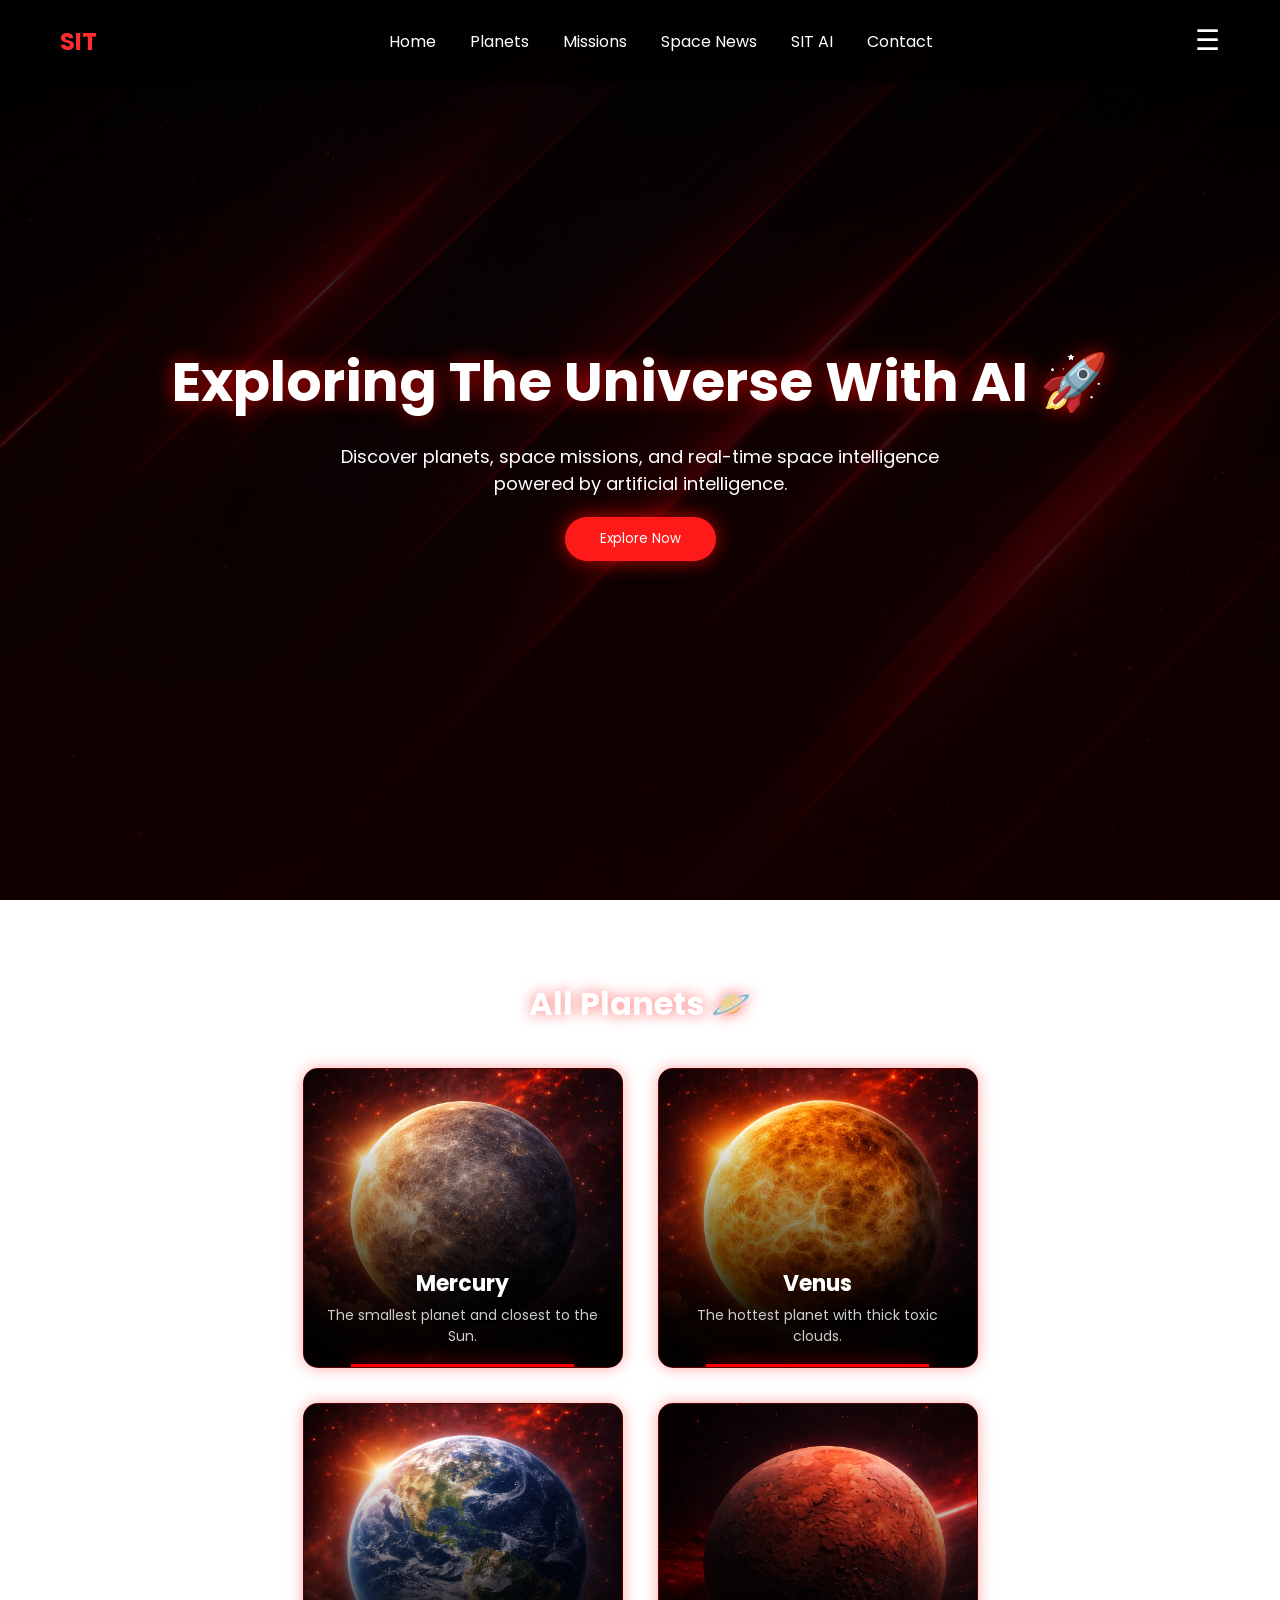
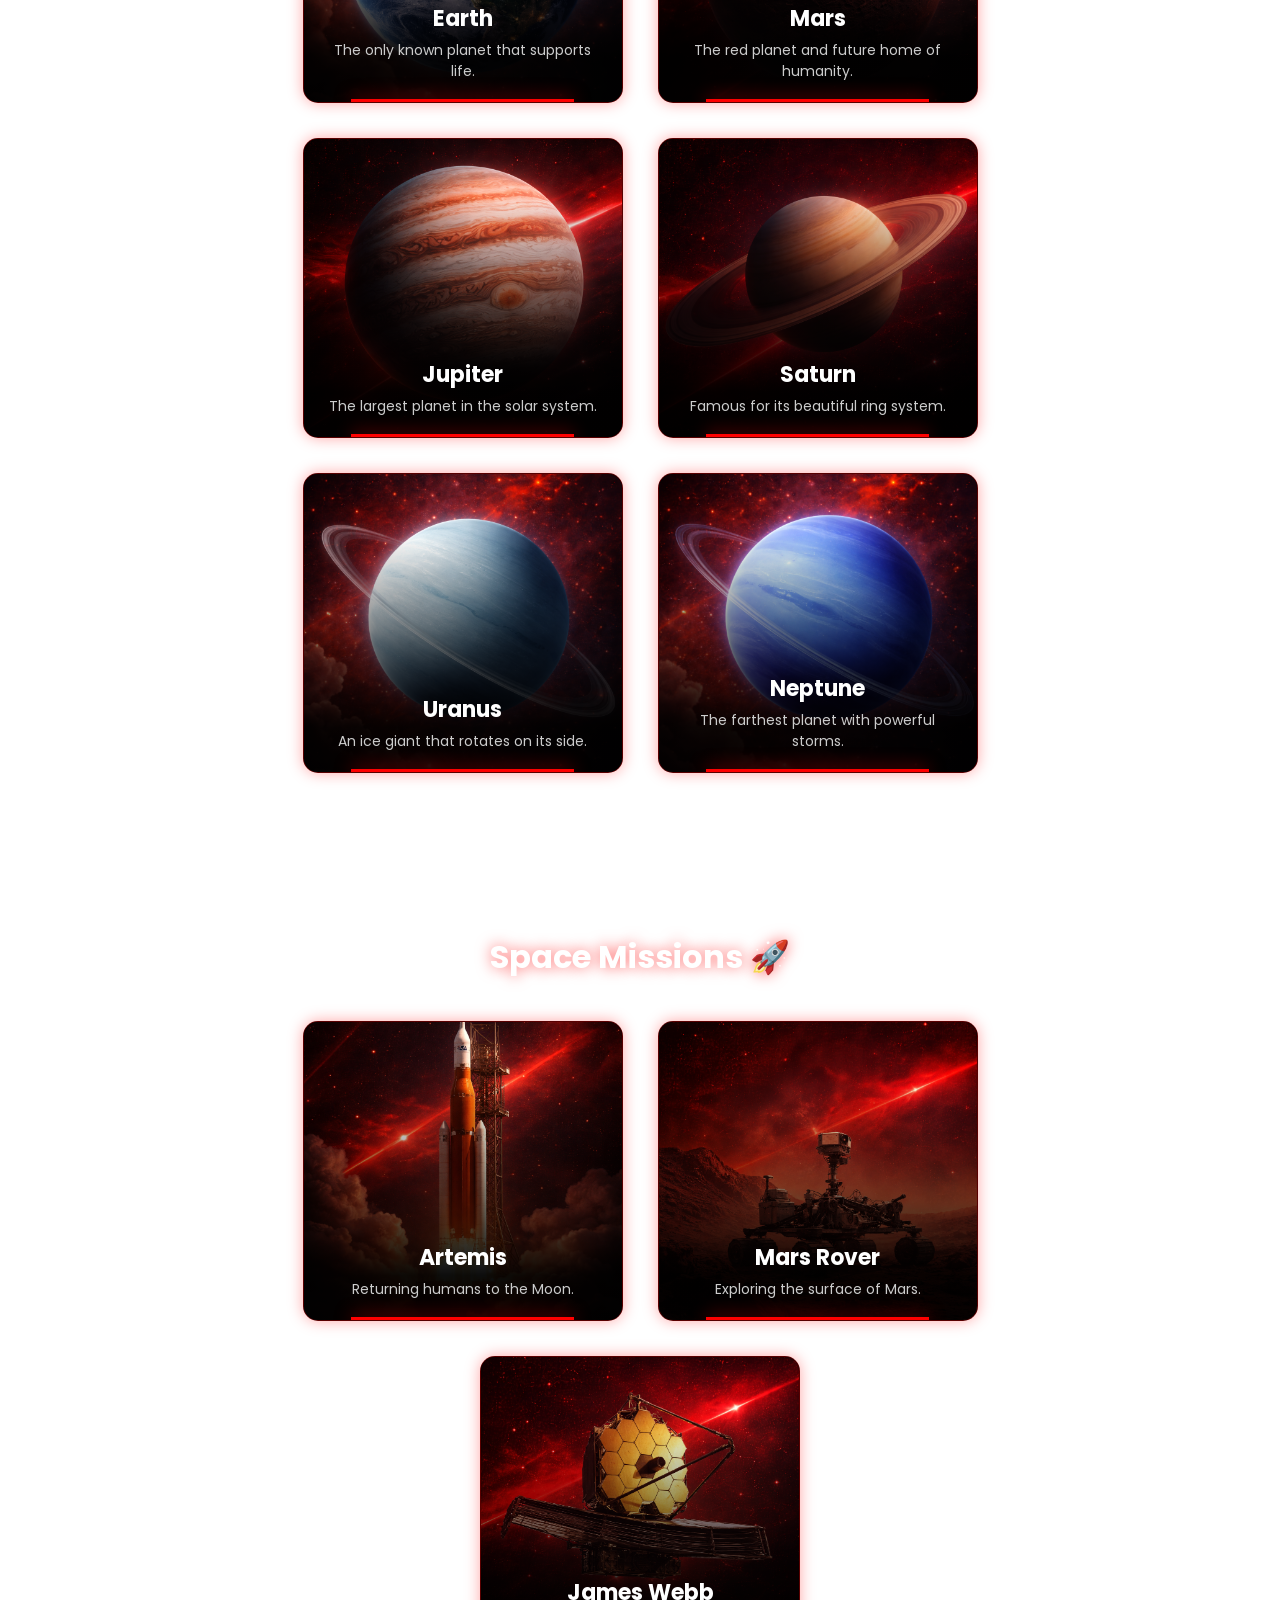
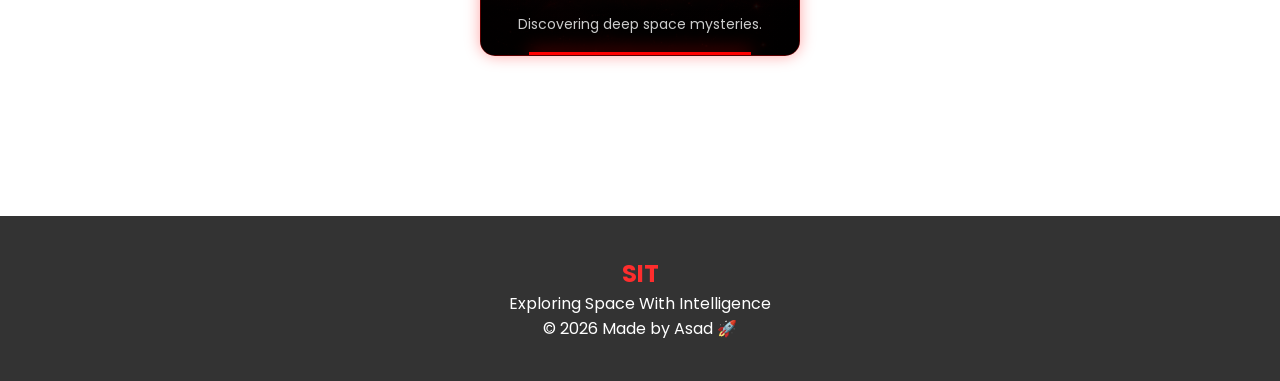
<file: index.html>
<!DOCTYPE html>
<html lang="en">
<head>
    <meta charset="UTF-8">
    <title>CosmoAI</title>
    <meta name="viewport" content="width=device-width, initial-scale=1.0">

    <link rel="stylesheet" href="index.css">
    <link href="https://fonts.googleapis.com/css2?family=Poppins:wght@300;500;700&display=swap" rel="stylesheet">
</head>

<body>

    <!-- NAVBAR -->
    <header class="navbar">
        <div class="logo">SIT</div>

        <nav class="nav-links">
            <a href="index.html">Home</a>
            <a href="planet.html">Planets</a>
            <a href="explore.html">Missions</a>
            <a href="#">Space News</a>
            <a href="#">SIT AI</a>
            <a href="#">Contact</a>
        </nav>

        <!-- MENU BUTTON -->
        <button class="menu-btn" onclick="toggleSidebar()">☰</button>
    </header>

    <!-- SIDEBAR -->
    <div id="sidebar" class="sidebar">
        <span class="close-btn" onclick="toggleSidebar()">✖</span>
        <a href="index.html">Home</a>
        <a href="planet.html">Planets</a>
        <a href="explore.html">Missions</a>
        <a href="explore.html">Explore</a>
        <a href="#">SIT AI</a>
        <a href="#">Contact</a>
    </div>

    <!-- HERO -->
    <section class="hero">
        <h1>Exploring The Universe With AI 🚀</h1>
        <p>
            Discover planets, space missions, and real-time space intelligence
            powered by artificial intelligence.
        </p>
        <a href="explore.html">
            <button class="glow-btn">Explore Now</button>
        </a>
    </section>

    <!-- PLANETS --> 
    <section class="section">
        <h2>All Planets 🪐</h2>

        <div class="cards">
            <div class="card">
                <img src="mercury.png" alt="Mercury">
                <div class="card-content">
                    <h3>Mercury</h3>
                    <p>The smallest planet and closest to the Sun.</p>
                </div>
            </div>

            <div class="card">
                <img src="venus.png" alt="Venus">
                <div class="card-content">
                    <h3>Venus</h3>
                    <p>The hottest planet with thick toxic clouds.</p>
                </div>
            </div>

            <div class="card">
                <img src="earth.png" alt="Earth">
                <div class="card-content">
                    <h3>Earth</h3>
                    <p>The only known planet that supports life.</p>
                </div>
            </div>

            <div class="card">
                <img src="mars1.png" alt="Mars">
                <div class="card-content">
                    <h3>Mars</h3>
                    <p>The red planet and future home of humanity.</p>
                </div>
            </div>

            <div class="card">
                <img src="jupiter.png" alt="Jupiter">
                <div class="card-content">
                    <h3>Jupiter</h3>
                    <p>The largest planet in the solar system.</p>
                </div>
            </div>

            <div class="card">
                <img src="saturn.png" alt="Saturn">
                <div class="card-content">
                    <h3>Saturn</h3>
                    <p>Famous for its beautiful ring system.</p>
                </div>
            </div>

            <div class="card">
                <img src="uranus.png" alt="Uranus">
                <div class="card-content">
                    <h3>Uranus</h3>
                    <p>An ice giant that rotates on its side.</p>
                </div>
            </div>

            <div class="card">
                <img src="neptune.png" alt="Neptune">
                <div class="card-content">
                    <h3>Neptune</h3>
                    <p>The farthest planet with powerful storms.</p>
                </div>
            </div>
        </div>
    </section> 

    <!-- MISSIONS --> 
    <section class="section"> 
        <h2>Space Missions 🚀</h2> 
        <div class="cards"> 
            <div class="card"> 
                <img src="aretemis1.png" alt="Artemis Mission"> 
                <div class="card-content"> 
                    <h3>Artemis</h3> 
                    <p>Returning humans to the Moon.</p> 
                </div> 
            </div> 
            <div class="card"> 
                <img src="mars-rover.png" alt="Mars Rover"> 
                <div class="card-content"> 
                    <h3>Mars Rover</h3> 
                    <p>Exploring the surface of Mars.</p> 
                </div> 
            </div> 
            <div class="card"> 
                <img src="webb.png" alt="James Webb Telescope"> 
                <div class="card-content"> 
                    <h3>James Webb</h3> 
                    <p>Discovering deep space mysteries.</p> 
                </div> 
            </div> 
        </div> 
    </section>

    <footer>
        <h2>SIT</h2>
        <p>Exploring Space With Intelligence</p>
        <p>© 2026 Made by Asad 🚀</p>
    </footer>

    <script src="index.js"></script>

</body>
</html>
</file>
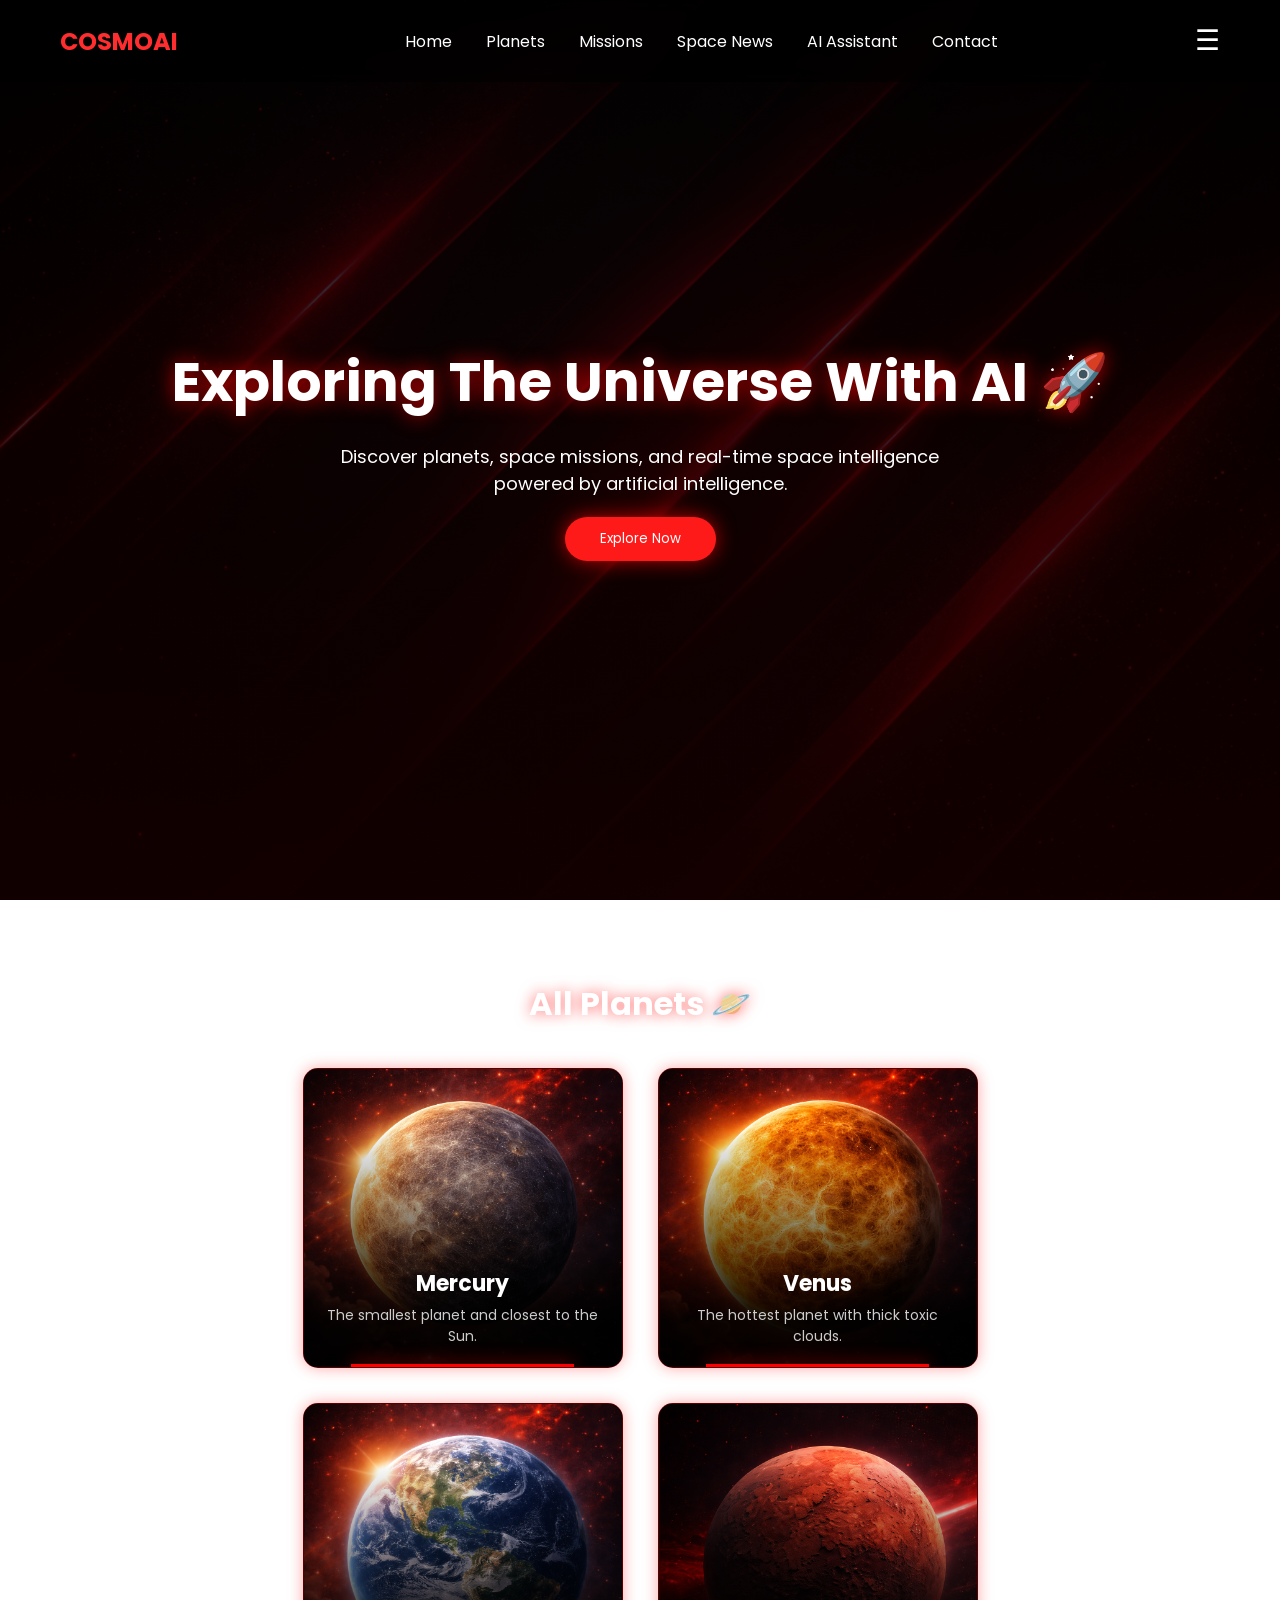
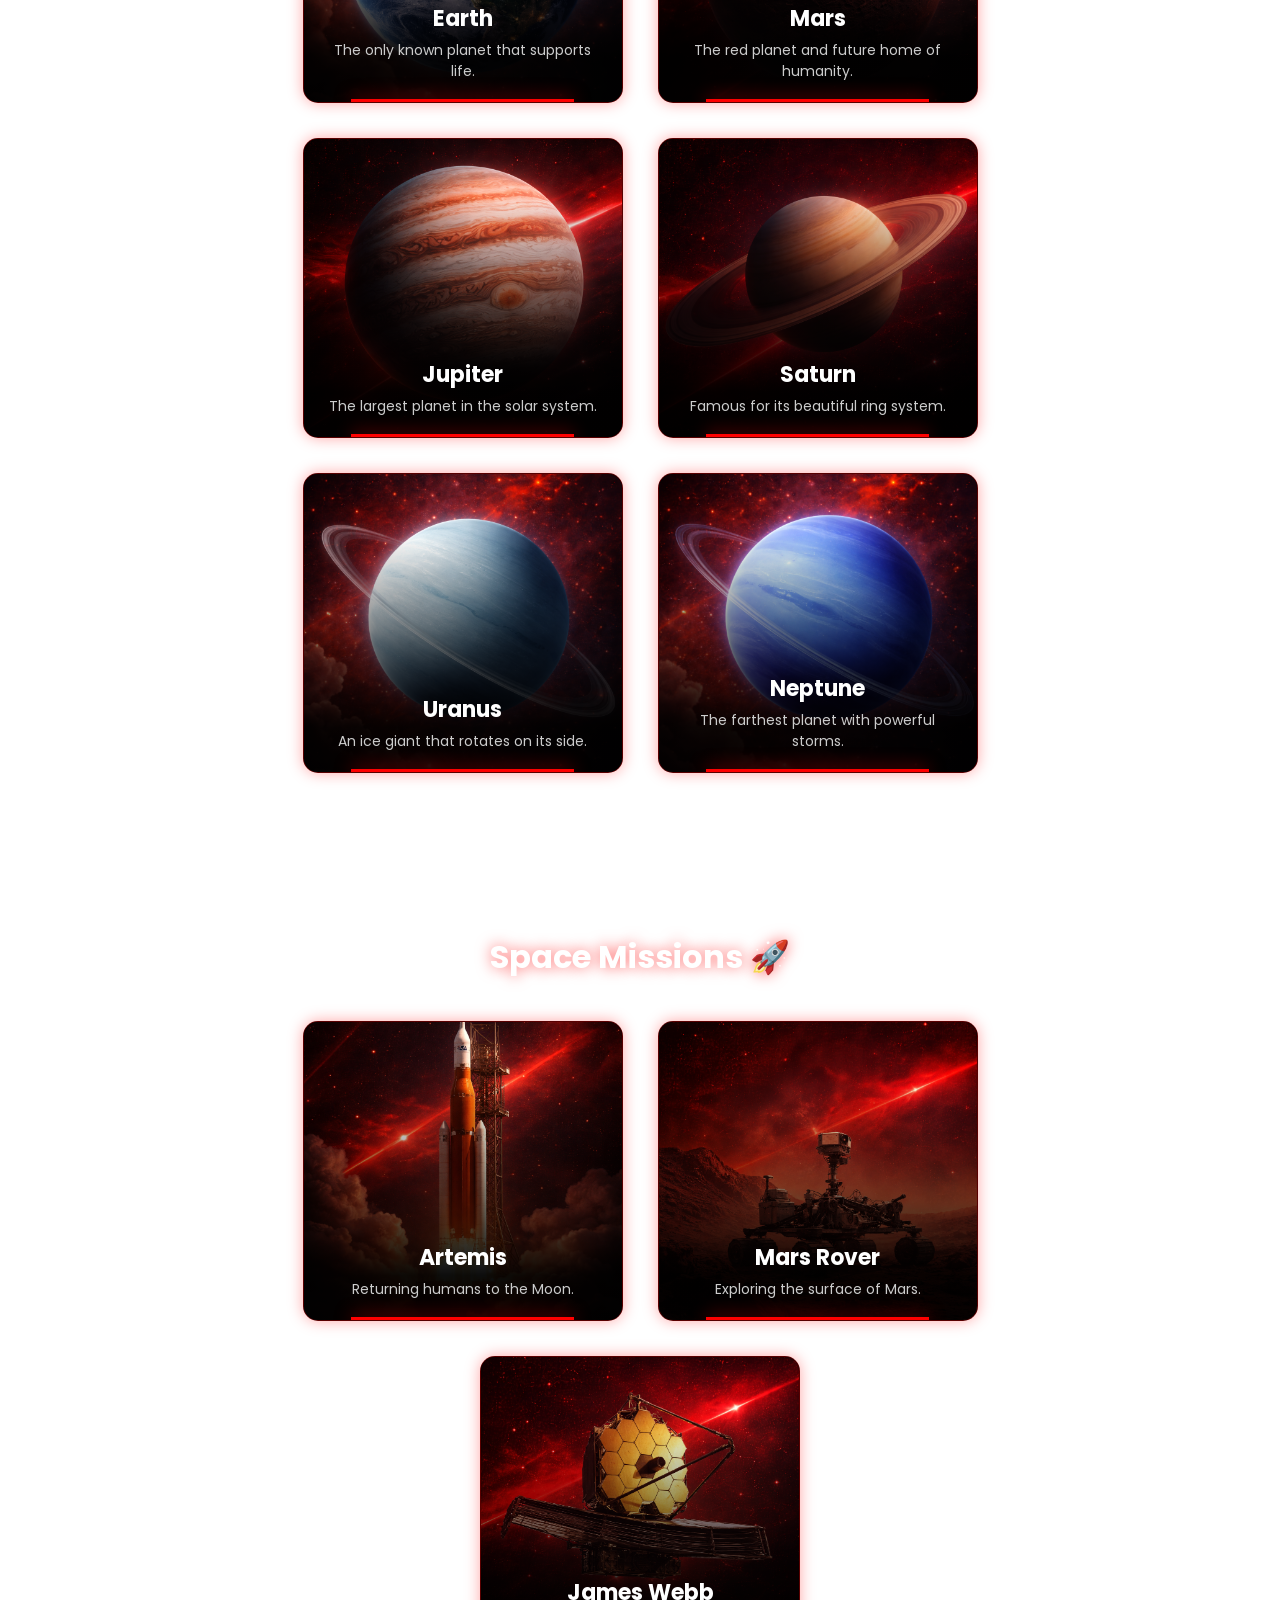
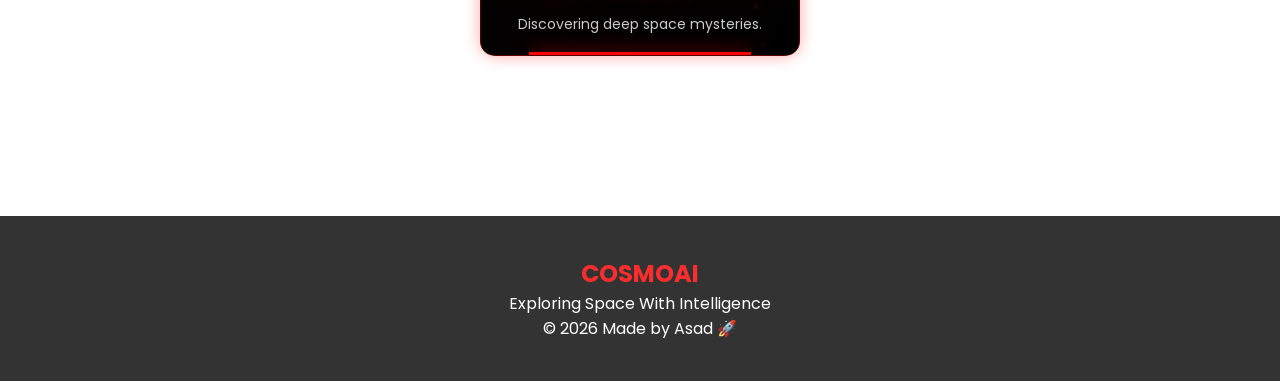
<file: front/index.html>
<!DOCTYPE html>
<html lang="en">
<head>
<meta charset="UTF-8">
<title>CosmoAI</title>
<meta name="viewport" content="width=device-width, initial-scale=1.0">

<link rel="stylesheet" href="index.css">
<link href="https://fonts.googleapis.com/css2?family=Poppins:wght@300;500;700&display=swap" rel="stylesheet">
</head>

<body>

<!-- NAVBAR -->
<header class="navbar">

    <div class="logo">COSMOAI</div>

    <nav class="nav-links">
        <a href="#">Home</a>
        <a href="#">Planets</a>
        <a href="#">Missions</a>
        <a href="#">Space News</a>
        <a href="#">AI Assistant</a>
        <a href="#">Contact</a>
    </nav>

    <!-- MENU BUTTON -->
    <button class="menu-btn" onclick="toggleSidebar()">☰</button>

</header>

<!-- SIDEBAR -->
<div id="sidebar" class="sidebar">

    <span class="close-btn" onclick="toggleSidebar()">✖</span>

    <a href="#">Home</a>
    <a href="#">Planets</a>
    <a href="#">Missions</a>
    <a href="#">Explore</a>
    <a href="#">AI Assistant</a>
    <a href="#">Contact</a>

</div>

<!-- HERO -->
<section class="hero">
<h1>Exploring The Universe With AI 🚀</h1>
<p>
Discover planets, space missions, and real-time space intelligence
powered by artificial intelligence.
</p>
<button class="glow-btn">Explore Now</button>
</section>

<!-- PLANETS --> 
 <section class="section">
<h2>All Planets 🪐</h2>

<div class="cards">

<div class="card">
<img src="mercury.png">
<div class="card-content">
<h3>Mercury</h3>
<p>The smallest planet and closest to the Sun.</p>
</div>
</div>

<div class="card">
<img src="venus.png">
<div class="card-content">
<h3>Venus</h3>
<p>The hottest planet with thick toxic clouds.</p>
</div>
</div>

<div class="card">
<img src="earth.png">
<div class="card-content">
<h3>Earth</h3>
<p>The only known planet that supports life.</p>
</div>
</div>

<div class="card">
<img src="mars1.png">
<div class="card-content">
<h3>Mars</h3>
<p>The red planet and future home of humanity.</p>
</div>
</div>

<div class="card">
<img src="jupiter.png">
<div class="card-content">
<h3>Jupiter</h3>
<p>The largest planet in the solar system.</p>
</div>
</div>

<div class="card">
<img src="saturn.png">
<div class="card-content">
<h3>Saturn</h3>
<p>Famous for its beautiful ring system.</p>
</div>
</div>

<div class="card">
<img src="uranus.png">
<div class="card-content">
<h3>Uranus</h3>
<p>An ice giant that rotates on its side.</p>
</div>
</div>

<div class="card">
<img src="neptune.png">
<div class="card-content">
<h3>Neptune</h3>
<p>The farthest planet with powerful storms.</p>
</div>
</div>

</div>
</section> 

<!-- MISSIONS --> 
 <section class="section"> 
    <h2>Space Missions 🚀</h2> 
    <div class="cards"> 
        <div class="card"> 
            <img src="aretemis1.png"> 
            <div class="card-content"> 
                <h3>Artemis</h3> 
                <p>Returning humans to the Moon.</p> 
            </div> 
        </div> 
        <div class="card"> 
            <img src="mars-rover.png"> 
            <div class="card-content"> 
                <h3>Mars Rover</h3> 
                <p>Exploring the surface of Mars.</p> 
            </div> 
        </div> 
        <div class="card"> 
            <img src="webb.png"> 
            <div class="card-content"> 
                <h3>James Webb</h3> 
                <p>Discovering deep space mysteries.</p> 
            </div> 
        </div> 
    </div> 
</section>

<footer>
<h2>COSMOAI</h2>
<p>Exploring Space With Intelligence</p>
<p>© 2026 Made by Asad 🚀</p>
</footer>

<script src="index.js"></script>

</body>
</html>
</file>
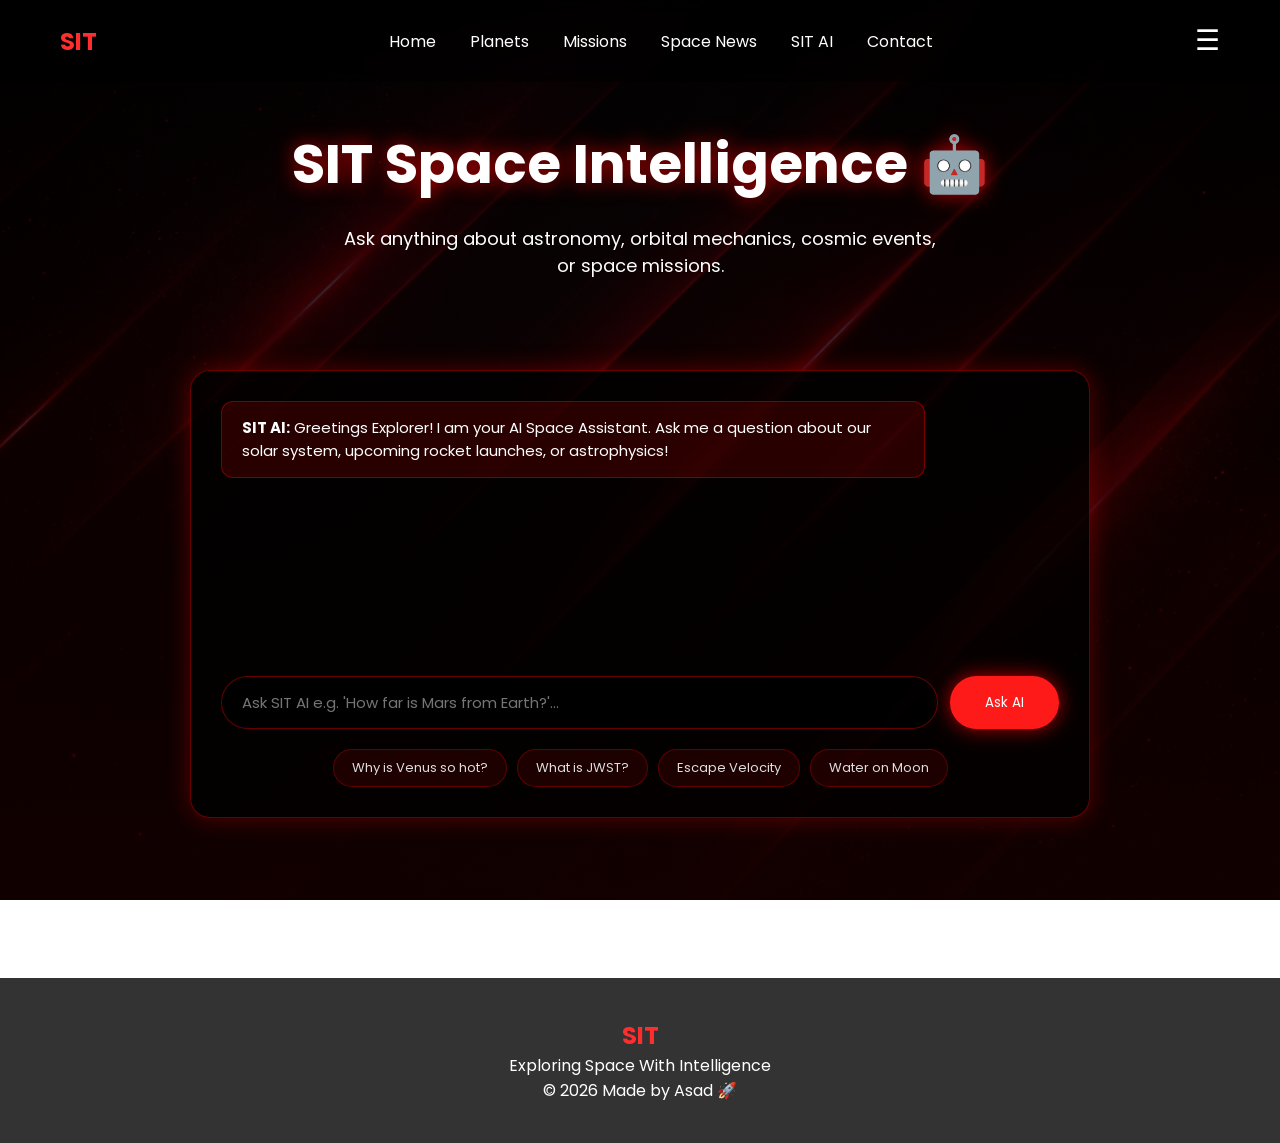
<file: sitai.html>
<!DOCTYPE html>
<html lang="en">
<head>
    <meta charset="UTF-8">
    <title>SIT AI | CosmoAI</title>
    <meta name="viewport" content="width=device-width, initial-scale=1.0">

    <link rel="stylesheet" href="index.css">
    <link href="https://fonts.googleapis.com/css2?family=Poppins:wght@300;500;700&display=swap" rel="stylesheet">

    <!-- Specific inline styles to support the AI Assistant Layout using index.css variables -->
    <style>
        .ai-container {
            max-width: 900px;
            margin: 0 auto;
            background: rgba(0, 0, 0, 0.75);
            border: 1px solid rgba(255, 0, 0, 0.4);
            border-radius: 20px;
            box-shadow: 0 0 25px rgba(255, 0, 0, 0.3);
            padding: 30px;
            text-align: left;
        }

        .chat-box {
            min-height: 250px;
            max-height: 400px;
            overflow-y: auto;
            display: flex;
            flex-direction: column;
            gap: 15px;
            padding-right: 10px;
            margin-bottom: 25px;
        }

        .chat-message {
            padding: 15px 20px;
            border-radius: 12px;
            font-size: 15px;
            line-height: 1.5;
            max-width: 85%;
        }

        .chat-message.ai {
            background: rgba(255, 0, 0, 0.15);
            border: 1px solid rgba(255, 0, 0, 0.4);
            align-self: flex-start;
            color: #fff;
        }

        .chat-message.user {
            background: rgba(255, 255, 255, 0.1);
            border: 1px solid rgba(255, 255, 255, 0.2);
            align-self: flex-end;
            color: #eee;
        }

        .ai-input-wrapper {
            display: flex;
            gap: 12px;
        }

        .ai-input {
            flex: 1;
            padding: 14px 20px;
            border-radius: 30px;
            border: 1px solid rgba(255, 0, 0, 0.4);
            background: rgba(0, 0, 0, 0.8);
            color: white;
            font-size: 15px;
            outline: none;
            transition: 0.3s;
        }

        .ai-input:focus {
            border-color: #ff2d2d;
            box-shadow: 0 0 15px rgba(255, 0, 0, 0.5);
        }

        .quick-prompts {
            display: flex;
            gap: 10px;
            flex-wrap: wrap;
            margin-top: 20px;
            justify-content: center;
        }

        .prompt-chip {
            padding: 8px 18px;
            background: rgba(255, 0, 0, 0.1);
            border: 1px solid rgba(255, 0, 0, 0.3);
            border-radius: 20px;
            color: #ddd;
            font-size: 13px;
            cursor: pointer;
            transition: 0.3s;
        }

        .prompt-chip:hover {
            background: rgba(255, 0, 0, 0.4);
            color: #fff;
            box-shadow: 0 0 10px rgba(255, 0, 0, 0.5);
        }
    </style>
</head>

<body>

    <!-- NAVBAR -->
    <header class="navbar">
        <div class="logo">SIT</div>

        <nav class="nav-links">
            <a href="index.html">Home</a>
            <a href="planet.html">Planets</a>
            <a href="explore.html">Missions</a>
            <a href="spacenews.html">Space News</a>
            <a href="sitai.html">SIT AI</a>
            <a href="#">Contact</a>
        </nav>

        <button class="menu-btn" onclick="toggleSidebar()">☰</button>
    </header>

    <!-- SIDEBAR -->
    <div id="sidebar" class="sidebar">
        <span class="close-btn" onclick="toggleSidebar()">✖</span>
        <a href="index.html">Home</a>
        <a href="planet.html">Planets</a>
        <a href="explore.html">Missions</a>
        <a href="spacenews.html">Space News</a>
        <a href="sitai.html">SIT AI</a>
        <a href="#">Contact</a>
    </div>

    <!-- HERO HEADER -->
    <section class="hero" style="height: 40vh; padding-top: 60px;">
        <h1>SIT Space Intelligence 🤖</h1>
        <p>Ask anything about astronomy, orbital mechanics, cosmic events, or space missions.</p>
    </section>

    <!-- INTERACTIVE AI SECTION -->
    <section class="section" style="padding-top: 10px;">
        <div class="ai-container">
            <div class="chat-box" id="chatBox">
                <div class="chat-message ai">
                    <strong>SIT AI:</strong> Greetings Explorer! I am your AI Space Assistant. Ask me a question about our solar system, upcoming rocket launches, or astrophysics!
                </div>
            </div>

            <div class="ai-input-wrapper">
                <input type="text" id="userInput" class="ai-input" placeholder="Ask SIT AI e.g. 'How far is Mars from Earth?'..." onkeypress="handleKeyPress(event)">
                <button class="glow-btn" onclick="sendMessage()">Ask AI</button>
            </div>

            <div class="quick-prompts">
                <span class="prompt-chip" onclick="quickAsk('Why is Venus so hot?')">Why is Venus so hot?</span>
                <span class="prompt-chip" onclick="quickAsk('What is the James Webb Telescope?')">What is JWST?</span>
                <span class="prompt-chip" onclick="quickAsk('How do rockets escape Earth gravity?')">Escape Velocity</span>
                <span class="prompt-chip" onclick="quickAsk('Is there water on the Moon?')">Water on Moon</span>
            </div>
        </div>
    </section>

    <!-- FOOTER -->
    <footer>
        <h2>SIT</h2>
        <p>Exploring Space With Intelligence</p>
        <p>© 2026 Made by Asad 🚀</p>
    </footer>

    <script src="index.js"></script>
    <script>
        /* Interactive Assistant Script */
        function sendMessage() {
            const input = document.getElementById('userInput');
            const chatBox = document.getElementById('chatBox');
            const query = input.value.trim();

            if (!query) return;

            // User Message
            const userMsg = document.createElement('div');
            userMsg.className = 'chat-message user';
            userMsg.innerHTML = '<strong>You:</strong> ' + query;
            chatBox.appendChild(userMsg);

            input.value = '';

            // Simulated AI Dynamic Response
            setTimeout(() => {
                const aiMsg = document.createElement('div');
                aiMsg.className = 'chat-message ai';
                
                let responseText = "That's a fascinating cosmic inquiry! SIT AI is processing telemetry data on '" + query + "'. Check back for mission updates or explore our Planets section for details.";
                
                // Custom quick matching responses
                const lower = query.toLowerCase();
                if (lower.includes('venus')) {
                    responseText = "Venus has a thick atmosphere of over 96% Carbon Dioxide causing a runaway greenhouse effect, keeping surface temperatures at a blistering 465°C (870°F)!";
                } else if (lower.includes('webb') || lower.includes('jwst')) {
                    responseText = "The James Webb Space Telescope uses high-resolution infrared instruments to look back over 13.5 billion years to observe the first stars and galaxies formed in the Universe.";
                } else if (lower.includes('gravity') || lower.includes('escape')) {
                    responseText = "To break free from Earth's gravitational pull, a rocket must reach an escape velocity of approximately 11.2 km/s (over 25,000 mph).";
                } else if (lower.includes('water') || lower.includes('moon')) {
                    responseText = "Yes! NASA confirmed water ice deposits in permanently shadowed craters at the Moon's South Pole, key for future Artemis bases.";
                }

                aiMsg.innerHTML = '<strong>SIT AI:</strong> ' + responseText;
                chatBox.appendChild(aiMsg);
                chatBox.scrollTop = chatBox.scrollHeight;
            }, 600);
        }

        function handleKeyPress(e) {
            if (e.key === 'Enter') {
                sendMessage();
            }
        }

        function quickAsk(text) {
            document.getElementById('userInput').value = text;
            sendMessage();
        }
    </script>

</body>
</html>
</file>
<file: index.css>
/* =========================
   RESET
========================= */
* {
    margin: 0;
    padding: 0;
    box-sizing: border-box;
    font-family: 'Poppins', sans-serif;
}

body {
    color: white;
    overflow-x: hidden;
}

/* =========================
   BACKGROUND
========================= */
body::before {
    content: "";
    position: fixed;
    width: 100%;
    height: 100%;
    background:
        linear-gradient(rgba(0,0,0,0.8), rgba(20,0,0,0.85)),
        url("slashes.png");
    background-size: cover;
    background-position: center;
    background-attachment: fixed;
    z-index: -1;
}

/* =========================
   NAVBAR
========================= */
.navbar {
    display: flex;
    justify-content: space-between;
    align-items: center;
    padding: 20px 60px;
    background: rgba(0,0,0,0.5);
    backdrop-filter: blur(10px);
    position: fixed;
    width: 100%;
    z-index: 1000;
}

.logo {
    font-size: 24px;
    font-weight: 700;
    color: #ff2d2d;
}

.nav-links a {
    color: white;
    text-decoration: none;
    margin-left: 30px;
    transition: .3s;
}

.nav-links a:hover {
    color: #ff2d2d;
}

/* =========================
   MENU BUTTON (VISIBLE)
========================= */
.menu-btn {
    font-size: 28px;
    background: none;
    border: none;
    color: white;
    cursor: pointer;
    display: block; /* always visible */
}

/* =========================
   SIDEBAR
========================= */
.sidebar {
    position: fixed;
    top: 0;
    left: -260px; /* hidden initially */
    width: 260px;
    height: 100%;
    background: rgba(0,0,0,0.95);
    backdrop-filter: blur(12px);
    padding-top: 80px;
    transition: 0.4s ease;
    z-index: 2000;
}

/* SHOW SIDEBAR */
.sidebar.active {
    left: 0;
}

/* Sidebar Links */
.sidebar a {
    display: block;
    padding: 15px 30px;
    color: white;
    text-decoration: none;
    transition: .3s;
}

.sidebar a:hover {
    background: rgba(255,0,0,0.3);
}

/* Close Button */
.close-btn {
    position: absolute;
    top: 20px;
    right: 20px;
    font-size: 24px;
    cursor: pointer;
}

/* =========================
   HERO
========================= */
.hero {
    height: 100vh;
    display: flex;
    flex-direction: column;
    justify-content: center;
    align-items: center;
    text-align: center;
    padding: 0 20px;
}

.hero h1 {
    font-size: 55px;
    text-shadow: 0 0 20px rgba(255,0,0,0.7);
}

.hero p {
    margin: 20px 0;
    max-width: 600px;
    font-size: 18px;
}

/* =========================
   BUTTON
========================= */
.glow-btn {
    padding: 12px 35px;
    border: none;
    border-radius: 30px;
    background: #ff1a1a;
    color: white;
    cursor: pointer;
    box-shadow: 0 0 20px rgba(255,0,0,0.7);
    transition: .3s;
}

.glow-btn:hover {
    transform: scale(1.1);
    box-shadow: 0 0 40px rgba(255,0,0,1);
}

/* =========================
   SECTION
========================= */
.section {
    padding: 80px 10%;
    text-align: center;
}

.section h2 {
    margin-bottom: 40px;
    font-size: 32px;
    text-shadow: 0 0 15px rgba(255,0,0,0.6);
}

/* =========================
   CARDS
========================= */
.cards {
    display: flex;
    justify-content: center;
    gap: 35px;
    flex-wrap: wrap;
}

.card {
    position: relative;
    width: 320px;
    height: 300px;
    border-radius: 15px;
    overflow: hidden;
    background: #000;
    cursor: pointer;
    border: 1px solid rgba(255,0,0,.35);
    box-shadow: 0 0 15px rgba(255,0,0,.35);
    transition: .4s;
}

.card img {
    width: 100%;
    height: 100%;
    object-fit: cover;
    transition: .5s;
}

/* Image fixes */
.card img[src*="mars"] {
    object-position: center 40%;
}

.card img[src*="artemis"] {
    object-fit: contain;
    background: black;
}

/* Overlay */
.card::before {
    content: "";
    position: absolute;
    inset: 0;
    background: linear-gradient(
        to top,
        rgba(0,0,0,.95) 15%,
        rgba(0,0,0,.5) 45%,
        transparent 80%);
}

/* Text */
.card-content {
    position: absolute;
    bottom: 20px;
    left: 20px;
    right: 20px;
    z-index: 2;
}

.card-content h3 {
    font-size: 22px;
    margin-bottom: 5px;
}

.card-content p {
    font-size: 14px;
    color: #ccc;
}

/* Glow Line */
.card::after {
    content: "";
    position: absolute;
    bottom: 0;
    left: 15%;
    width: 70%;
    height: 3px;
    background: red;
    box-shadow: 0 0 18px red;
}

/* Hover */
.card:hover {
    transform: translateY(-10px);
    box-shadow: 0 0 35px rgba(255,0,0,.9);
}

.card:hover img {
    transform: scale(1.08);
}

/* =========================
   FOOTER
========================= */
footer {
    background: rgba(0,0,0,0.8);
    padding: 40px;
    text-align: center;
    margin-top: 80px;
}

footer h2 {
    color: #ff2d2d;
}

/* =========================
   MOBILE
========================= */
@media(max-width: 900px) {
    .nav-links {
        display: none;
    }
}
</file>
<file: front/index.css>
/* =========================
   RESET
========================= */
*{
    margin:0;
    padding:0;
    box-sizing:border-box;
    font-family:'Poppins',sans-serif;
}

body{
    color:white;
    overflow-x:hidden;
}

/* =========================
   BACKGROUND
========================= */
body::before{
    content:"";
    position:fixed;
    width:100%;
    height:100%;
    background:
        linear-gradient(rgba(0,0,0,0.8),rgba(20,0,0,0.85)),
        url("slashes.png");
    background-size:cover;
    background-position:center;
    background-attachment:fixed;
    z-index:-1;
}

/* =========================
   NAVBAR
========================= */
.navbar{
    display:flex;
    justify-content:space-between;
    align-items:center;
    padding:20px 60px;
    background:rgba(0,0,0,0.5);
    backdrop-filter:blur(10px);
    position:fixed;
    width:100%;
    z-index:1000;
}

.logo{
    font-size:24px;
    font-weight:700;
    color:#ff2d2d;
}

.nav-links a{
    color:white;
    text-decoration:none;
    margin-left:30px;
    transition:.3s;
}

.nav-links a:hover{
    color:#ff2d2d;
}

/* =========================
   MENU BUTTON (VISIBLE)
========================= */
.menu-btn{
    font-size:28px;
    background:none;
    border:none;
    color:white;
    cursor:pointer;
    display:block; /* ✅ always visible */
}

/* =========================
   SIDEBAR
========================= */
.sidebar{
    position:fixed;
    top:0;
    left:-260px; /* hidden initially */
    width:260px;
    height:100%;
    background:rgba(0,0,0,0.95);
    backdrop-filter:blur(12px);
    padding-top:80px;
    transition:0.4s ease;
    z-index:2000;
}

/* SHOW SIDEBAR */
.sidebar.active{
    left:0;
}

/* Sidebar Links */
.sidebar a{
    display:block;
    padding:15px 30px;
    color:white;
    text-decoration:none;
    transition:.3s;
}

.sidebar a:hover{
    background:rgba(255,0,0,0.3);
}

/* Close Button */
.close-btn{
    position:absolute;
    top:20px;
    right:20px;
    font-size:24px;
    cursor:pointer;
}

/* =========================
   HERO
========================= */
.hero{
    height:100vh;
    display:flex;
    flex-direction:column;
    justify-content:center;
    align-items:center;
    text-align:center;
    padding:0 20px;
}

.hero h1{
    font-size:55px;
    text-shadow:0 0 20px rgba(255,0,0,0.7);
}

.hero p{
    margin:20px 0;
    max-width:600px;
    font-size:18px;
}

/* =========================
   BUTTON
========================= */
.glow-btn{
    padding:12px 35px;
    border:none;
    border-radius:30px;
    background:#ff1a1a;
    color:white;
    cursor:pointer;
    box-shadow:0 0 20px rgba(255,0,0,0.7);
    transition:.3s;
}

.glow-btn:hover{
    transform:scale(1.1);
    box-shadow:0 0 40px rgba(255,0,0,1);
}

/* =========================
   SECTION
========================= */
.section{
    padding:80px 10%;
    text-align:center;
}

.section h2{
    margin-bottom:40px;
    font-size:32px;
    text-shadow:0 0 15px rgba(255,0,0,0.6);
}

/* =========================
   CARDS
========================= */
.cards{
    display:flex;
    justify-content:center;
    gap:35px;
    flex-wrap:wrap;
}

.card{
    position:relative;
    width:320px;
    height:300px;
    border-radius:15px;
    overflow:hidden;
    background:#000;
    cursor:pointer;
    border:1px solid rgba(255,0,0,.35);
    box-shadow:0 0 15px rgba(255,0,0,.35);
    transition:.4s;
}

.card img{
    width:100%;
    height:100%;
    object-fit:cover;
    transition:.5s;
}

/* Image fixes */
.card img[src*="mars"]{
    object-position:center 40%;
}

.card img[src*="artemis"]{
    object-fit:contain;
    background:black;
}

/* Overlay */
.card::before{
    content:"";
    position:absolute;
    inset:0;
    background:linear-gradient(
        to top,
        rgba(0,0,0,.95) 15%,
        rgba(0,0,0,.5) 45%,
        transparent 80%);
}

/* Text */
.card-content{
    position:absolute;
    bottom:20px;
    left:20px;
    right:20px;
    z-index:2;
}

.card-content h3{
    font-size:22px;
    margin-bottom:5px;
}

.card-content p{
    font-size:14px;
    color:#ccc;
}

/* Glow Line */
.card::after{
    content:"";
    position:absolute;
    bottom:0;
    left:15%;
    width:70%;
    height:3px;
    background:red;
    box-shadow:0 0 18px red;
}

/* Hover */
.card:hover{
    transform:translateY(-10px);
    box-shadow:0 0 35px rgba(255,0,0,.9);
}

.card:hover img{
    transform:scale(1.08);
}

/* =========================
   FOOTER
========================= */
footer{
    background:rgba(0,0,0,0.8);
    padding:40px;
    text-align:center;
    margin-top:80px;
}

footer h2{
    color:#ff2d2d;
}

/* =========================
   MOBILE
========================= */
@media(max-width:900px){

    .nav-links{
        display:none;
    }
}
</file>
